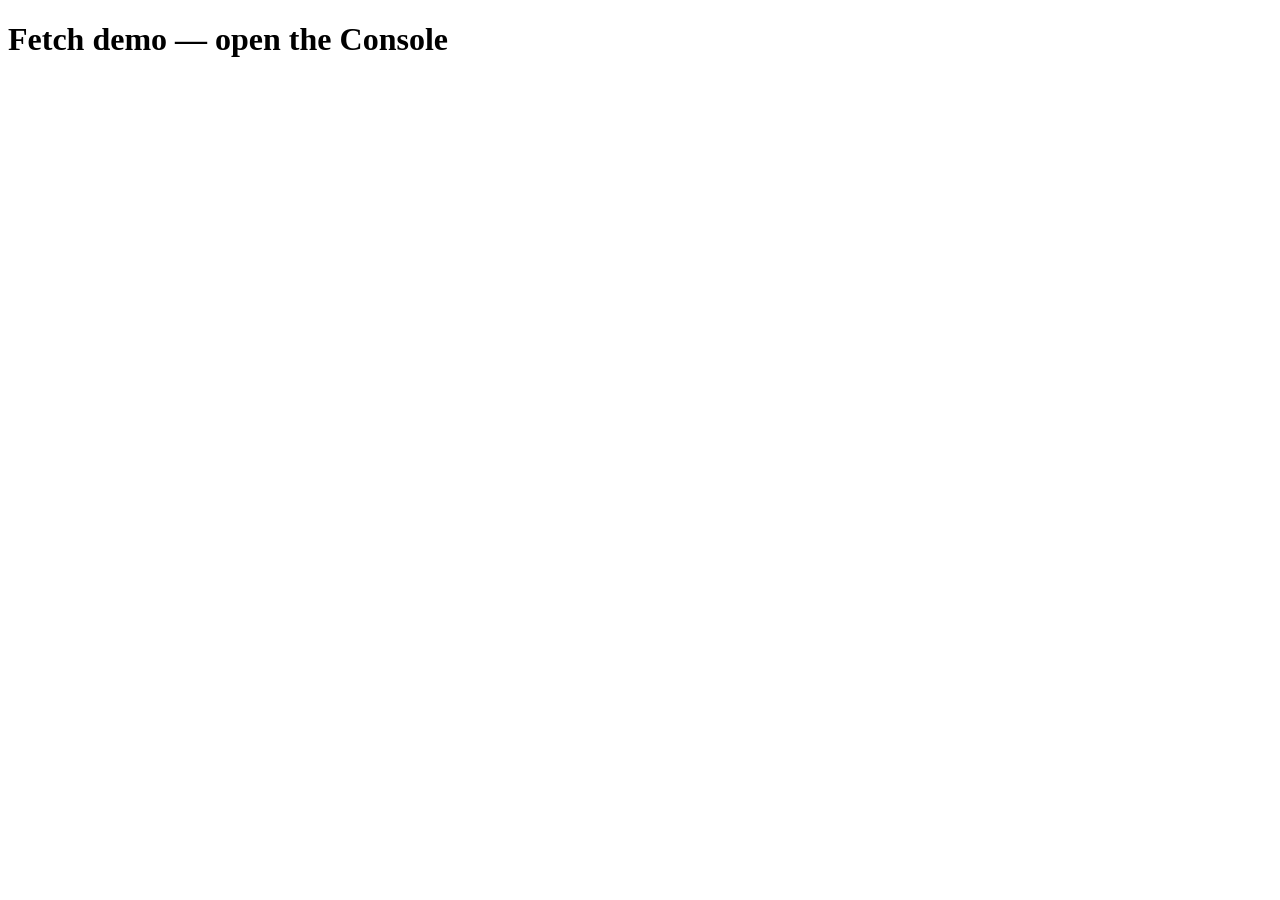
<file: about-me/fetch-demo.html>
<!DOCTYPE html>
<html lang="en">
<head>
  <meta charset="UTF-8">
  <title>Fetch Demo</title>
</head>
<body>
  <h1>Fetch demo — open the Console</h1>

  <script>
    // ----- Version A: .then() -----
    fetch("data.json")
      .then(function (response) {
        return response.json();
      })
      .then(function (data) {
        console.log("Version A (.then):", data);
      });

    // ----- Version B: async / await -----
    async function loadSongs() {
      const response = await fetch("data.json");
      const data = await response.json();
      console.log("Version B (async/await):", data);
    }
    loadSongs();
  </script>
</body>
</html>
</file>
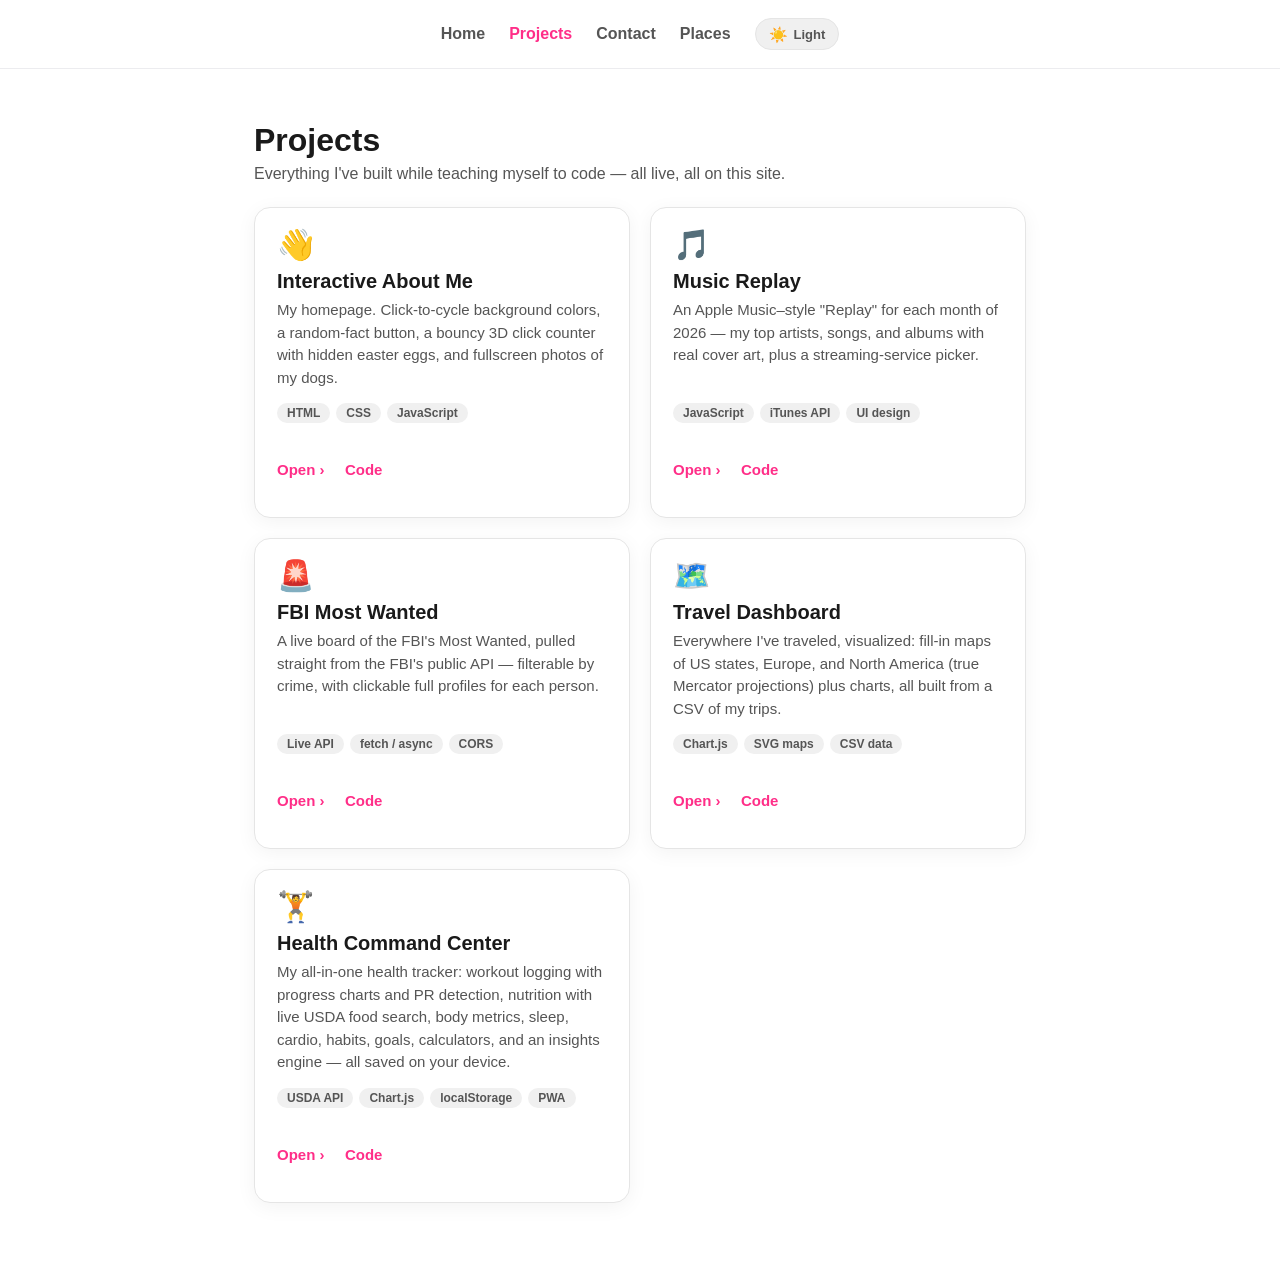
<file: about-me/projects.html>
<!DOCTYPE html>
<html lang="en">
<head>
  <meta charset="UTF-8">
  <meta name="viewport" content="width=device-width, initial-scale=1.0">
  <title>Projects — Jack Carlson</title>
  <script>(function(){try{var t=localStorage.getItem('theme');if(t!=='light'&&t!=='dark'){t=(window.matchMedia&&window.matchMedia('(prefers-color-scheme: dark)').matches)?'dark':'light';}document.documentElement.setAttribute('data-theme',t);}catch(e){document.documentElement.setAttribute('data-theme','dark');}})();</script>
  <script defer src="theme.js"></script>
  <link rel="stylesheet" href="style.css">
  <style>
    * { box-sizing: border-box; }
    body { margin: 0; color: var(--text); background-color: var(--bg); }
    .container { max-width: 820px; margin: 0 auto; padding: 32px 24px 72px; }
    h1 { font-weight: 800; margin-bottom: 6px; }
    .lead { color: var(--text-soft); margin: 0 0 8px; }
    .projects-grid {
      display: grid;
      grid-template-columns: repeat(auto-fit, minmax(300px, 1fr));
      gap: 20px;
      margin-top: 24px;
    }
    .project-card {
      display: flex;
      flex-direction: column;
      background: var(--surface);
      border: 1px solid var(--border);
      border-radius: 16px;
      padding: 22px;
      box-shadow: 0 4px 20px var(--shadow);
      transition: transform 0.2s ease, box-shadow 0.2s ease;
    }
    .project-card:hover { transform: translateY(-4px); box-shadow: 0 8px 28px var(--shadow-md); }
    .project-card .emoji { font-size: 30px; line-height: 1; }
    .project-card h2 { margin: 10px 0 6px; font-size: 20px; }
    .project-card .desc { color: var(--text-soft); margin: 0 0 14px; font-size: 15px; line-height: 1.5; flex: 1; }
    .tags { margin: 0 0 16px; }
    .tag {
      display: inline-block; background: var(--surface-3); color: var(--text-soft);
      border-radius: 999px; padding: 3px 10px; font-size: 12px; font-weight: 600; margin: 0 6px 6px 0;
    }
    .project-links a {
      display: inline-block; margin-right: 16px; color: var(--accent-text); font-weight: 700;
      text-decoration: none; font-size: 15px;
    }
    .project-links a:hover { text-decoration: underline; }
  </style>
</head>
<body>
  <nav>
    <a href="index.html">Home</a>
    <a href="projects.html" class="active">Projects</a>
    <a href="contact.html">Contact</a>
    <a href="places.html">Places</a>
  </nav>

  <div class="container">
    <h1>Projects</h1>
    <p class="lead">Everything I've built while teaching myself to code — all live, all on this site.</p>

    <div class="projects-grid">

      <div class="project-card">
        <div class="emoji">👋</div>
        <h2>Interactive About Me</h2>
        <p class="desc">My homepage. Click-to-cycle background colors, a random-fact button, a bouncy 3D click counter with hidden easter eggs, and fullscreen photos of my dogs.</p>
        <p class="tags"><span class="tag">HTML</span><span class="tag">CSS</span><span class="tag">JavaScript</span></p>
        <p class="project-links">
          <a href="index.html">Open ›</a>
          <a href="https://github.com/jackcarlson1/about-me-jack/blob/main/about-me/index.html" target="_blank" rel="noopener">Code</a>
        </p>
      </div>

      <div class="project-card">
        <div class="emoji">🎵</div>
        <h2>Music Replay</h2>
        <p class="desc">An Apple Music–style "Replay" for each month of 2026 — my top artists, songs, and albums with real cover art, plus a streaming-service picker.</p>
        <p class="tags"><span class="tag">JavaScript</span><span class="tag">iTunes API</span><span class="tag">UI design</span></p>
        <p class="project-links">
          <a href="charts.html">Open ›</a>
          <a href="https://github.com/jackcarlson1/about-me-jack/blob/main/about-me/charts.html" target="_blank" rel="noopener">Code</a>
        </p>
      </div>

      <div class="project-card">
        <div class="emoji">🚨</div>
        <h2>FBI Most Wanted</h2>
        <p class="desc">A live board of the FBI's Most Wanted, pulled straight from the FBI's public API — filterable by crime, with clickable full profiles for each person.</p>
        <p class="tags"><span class="tag">Live API</span><span class="tag">fetch / async</span><span class="tag">CORS</span></p>
        <p class="project-links">
          <a href="wanted.html">Open ›</a>
          <a href="https://github.com/jackcarlson1/about-me-jack/blob/main/about-me/wanted.html" target="_blank" rel="noopener">Code</a>
        </p>
      </div>

      <div class="project-card">
        <div class="emoji">🗺️</div>
        <h2>Travel Dashboard</h2>
        <p class="desc">Everywhere I've traveled, visualized: fill-in maps of US states, Europe, and North America (true Mercator projections) plus charts, all built from a CSV of my trips.</p>
        <p class="tags"><span class="tag">Chart.js</span><span class="tag">SVG maps</span><span class="tag">CSV data</span></p>
        <p class="project-links">
          <a href="places.html">Open ›</a>
          <a href="https://github.com/jackcarlson1/about-me-jack/blob/main/about-me/places.html" target="_blank" rel="noopener">Code</a>
        </p>
      </div>

      <div class="project-card">
        <div class="emoji">🏋️</div>
        <h2>Health Command Center</h2>
        <p class="desc">My all-in-one health tracker: workout logging with progress charts and PR detection, nutrition with live USDA food search, body metrics, sleep, cardio, habits, goals, calculators, and an insights engine — all saved on your device.</p>
        <p class="tags"><span class="tag">USDA API</span><span class="tag">Chart.js</span><span class="tag">localStorage</span><span class="tag">PWA</span></p>
        <p class="project-links">
          <a href="weights.html">Open ›</a>
          <a href="https://github.com/jackcarlson1/about-me-jack/blob/main/about-me/weights.html" target="_blank" rel="noopener">Code</a>
        </p>
      </div>

    </div>
  </div>

  <script>
    // Smooth fade-out when navigating to another page
    document.querySelectorAll("nav a").forEach(function (link) {
      link.addEventListener("click", function (e) {
        var href = link.getAttribute("href");
        if (href === "projects.html") return; // already here
        e.preventDefault();
        document.body.classList.add("fade-out");
        setTimeout(function () { window.location.href = href; }, 300);
      });
    });
  </script>
</body>
</html>
</file>
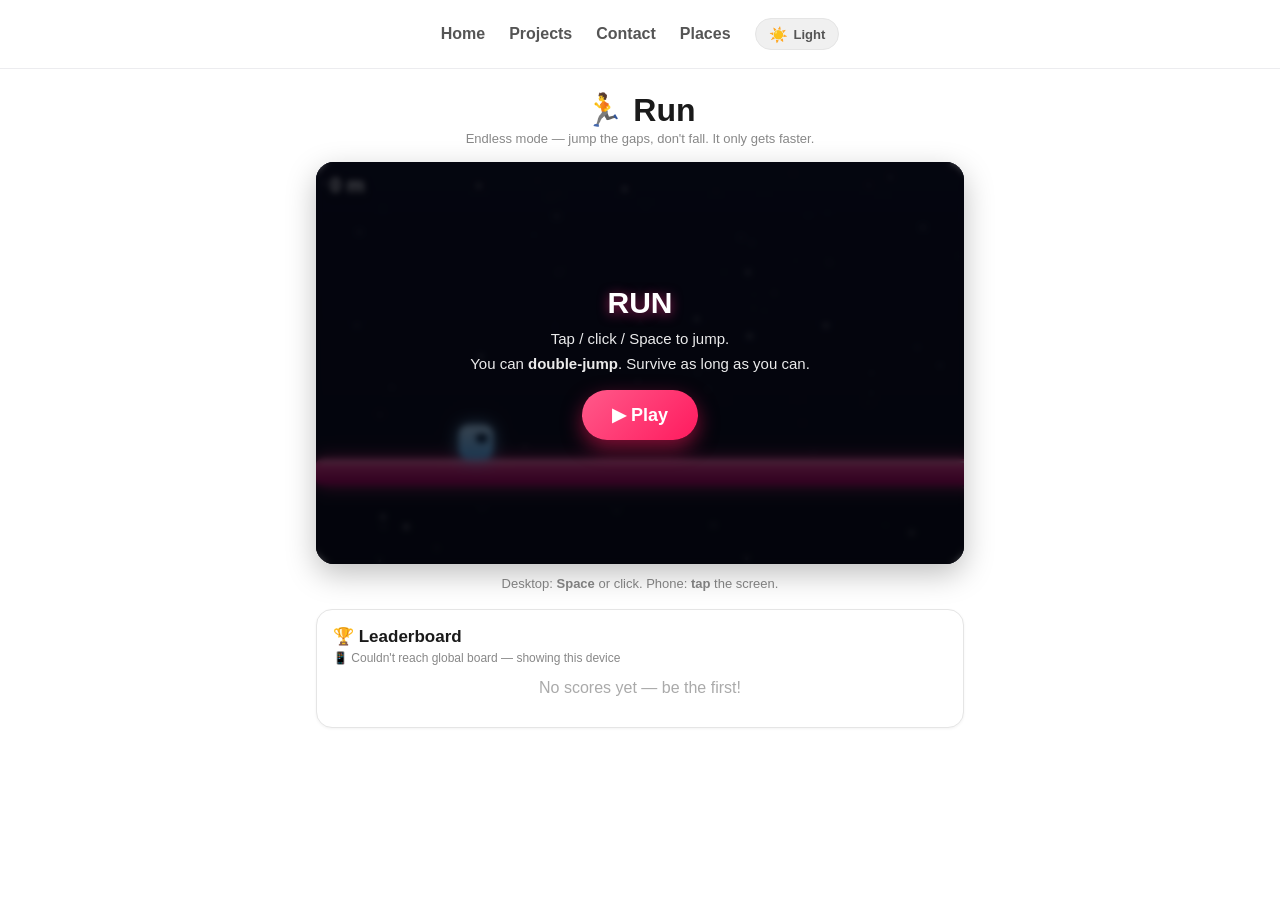
<file: about-me/run.html>
<!DOCTYPE html>
<html lang="en">
<head>
  <meta charset="UTF-8">
  <meta name="viewport" content="width=device-width, initial-scale=1.0, viewport-fit=cover">
  <meta name="apple-mobile-web-app-capable" content="yes">
  <meta name="apple-mobile-web-app-title" content="Run">
  <meta name="theme-color" content="#ff2e88">
  <title>Run — Jack Carlson</title>
  <script>(function(){try{var t=localStorage.getItem('theme');if(t!=='light'&&t!=='dark'){t=(window.matchMedia&&window.matchMedia('(prefers-color-scheme: dark)').matches)?'dark':'light';}document.documentElement.setAttribute('data-theme',t);}catch(e){document.documentElement.setAttribute('data-theme','dark');}})();</script>
  <script defer src="theme.js"></script>
  <link rel="stylesheet" href="style.css">
  <style>
    * { box-sizing: border-box; }
    body { margin: 0; color: var(--text); background: var(--bg); }
    .container { max-width: 680px; margin: 0 auto; padding: 16px 16px 60px; }
    h1 { text-align: center; font-weight: 800; margin: 6px 0 2px; }
    .sub { text-align: center; color: var(--text-muted); font-size: 13px; margin: 0 0 16px; }

    .stage { position: relative; width: 100%; border-radius: 18px; overflow: hidden; box-shadow: 0 10px 30px var(--shadow-lg); touch-action: none; user-select: none; }
    canvas { display: block; width: 100%; height: auto; background: #06070f; }

    /* overlays */
    .panel { position: absolute; inset: 0; display: flex; flex-direction: column; align-items: center; justify-content: center;
      text-align: center; color: #fff; padding: 22px; background: rgba(4,5,12,0.72); backdrop-filter: blur(3px); }
    .panel.hidden { display: none; }
    .panel h2 { font-size: 30px; margin: 0 0 6px; text-shadow: 0 2px 12px rgba(255,46,136,0.6); }
    .panel p { margin: 4px 0; opacity: 0.92; font-size: 15px; }
    .big-score { font-size: 46px; font-weight: 900; color: #ff4d97; text-shadow: 0 0 22px rgba(255,77,151,0.7); margin: 6px 0; }
    .newbest { color: #ffd27a; font-weight: 800; letter-spacing: 1px; }
    .play-btn { margin-top: 14px; padding: 14px 30px; font-size: 18px; font-weight: 800; color: #fff; border: none; border-radius: 999px;
      background: linear-gradient(135deg, #ff5a8a, #ff1a5e); cursor: pointer; box-shadow: 0 8px 20px rgba(255,26,94,0.5); }
    .play-btn:active { transform: scale(0.96); }
    .namewrap { margin-top: 12px; display: flex; gap: 8px; justify-content: center; align-items: center; flex-wrap: wrap; }
    .namewrap input { padding: 10px 12px; font-size: 16px; border-radius: 10px; border: 1px solid rgba(255,255,255,0.3);
      background: rgba(255,255,255,0.1); color: #fff; width: 150px; text-align: center; }
    .namewrap input::placeholder { color: rgba(255,255,255,0.55); }
    .save-btn { padding: 10px 16px; font-size: 14px; font-weight: 700; border: none; border-radius: 10px; background: #fff; color: #c81e63; cursor: pointer; }
    .save-btn:disabled { opacity: 0.5; cursor: default; }
    .save-note { font-size: 12px; margin-top: 8px; opacity: 0.85; min-height: 16px; }

    .hud { position: absolute; top: 12px; left: 14px; color: #fff; font-weight: 800; font-size: 20px; text-shadow: 0 2px 8px rgba(0,0,0,0.6); }
    .hud .best { font-size: 12px; font-weight: 600; opacity: 0.8; }
    .hint { text-align: center; color: var(--text-muted); font-size: 13px; margin: 12px 0 0; }

    .lb-card { background: var(--surface); border: 1px solid var(--border); border-radius: 16px; padding: 16px; margin-top: 18px; box-shadow: 0 1px 3px var(--shadow); }
    .lb-card h2 { font-size: 17px; margin: 0 0 4px; }
    .lb-mode { font-size: 12px; color: var(--text-muted); margin-bottom: 10px; }
    .lb-row { display: flex; align-items: center; padding: 9px 12px; border: 1px solid var(--border-soft); border-radius: 10px; margin-bottom: 6px; background: var(--surface); }
    .lb-row .rank { width: 30px; font-weight: 800; color: var(--text-muted); }
    .lb-row .nm { flex: 1; font-weight: 700; }
    .lb-row .sc { font-weight: 800; color: var(--accent-text); }
    .lb-row.me { border-color: var(--accent); box-shadow: 0 0 0 2px rgba(255,46,136,0.18); }
    .lb-row .medal { width: 24px; }
    .empty { color: var(--text-faint); text-align: center; margin: 14px 0; }
  </style>
</head>
<body>
  <nav>
    <a href="index.html">Home</a>
    <a href="projects.html">Projects</a>
    <a href="contact.html">Contact</a>
    <a href="places.html">Places</a>
  </nav>

  <div class="container">
    <h1>🏃 Run</h1>
    <p class="sub">Endless mode — jump the gaps, don't fall. It only gets faster.</p>

    <div class="stage" id="stage">
      <canvas id="game"></canvas>
      <div class="hud"><span id="hudScore">0</span> m<div class="best" id="hudBest"></div></div>

      <div class="panel" id="startPanel">
        <h2>RUN</h2>
        <p>Tap / click / Space to jump.</p>
        <p>You can <b>double-jump</b>. Survive as long as you can.</p>
        <button class="play-btn" id="startBtn">▶ Play</button>
      </div>

      <div class="panel hidden" id="overPanel">
        <h2>Game Over</h2>
        <div class="big-score"><span id="finalScore">0</span> m</div>
        <p class="newbest" id="newBest" style="display:none;">★ NEW PERSONAL BEST ★</p>
        <div class="namewrap">
          <input id="nameInput" maxlength="12" placeholder="Your name" autocomplete="off">
          <button class="save-btn" id="saveBtn">Save score</button>
        </div>
        <div class="save-note" id="saveNote"></div>
        <button class="play-btn" id="againBtn">↻ Play again</button>
      </div>
    </div>

    <p class="hint">Desktop: <b>Space</b> or click. Phone: <b>tap</b> the screen.</p>

    <div class="lb-card">
      <h2>🏆 Leaderboard</h2>
      <div class="lb-mode" id="lbMode">…</div>
      <div id="lbList"><p class="empty">Loading…</p></div>
    </div>
  </div>

  <script>
  (function () {
    "use strict";

    // ============================================================
    //  LEADERBOARD CONFIG
    //  Leave blank = scores saved on THIS device only.
    //  Fill both in (free JSONBin.io) = ONE global board across all
    //  devices/phones. See the note Jack was given.
    // ============================================================
    var LB_BIN = "6a3c434eda38895dfef988ee";   // JSONBin bin id
    var LB_KEY = "$2a$10$8zrZjXhDs25McAYhNFb70eYwC1mK.NwlHTEkXsXkg/Ai8ezkdHFCu";   // JSONBin X-Access-Key (read+update)
    var GLOBAL = !!(LB_BIN && LB_KEY);
    var LB_BASE = "https://api.jsonbin.io/v3/b/";

    function lbLoad() {
      if (GLOBAL) {
        return fetch(LB_BASE + LB_BIN + "/latest", { headers: { "X-Access-Key": LB_KEY } })
          .then(function (r) { if (!r.ok) throw new Error(r.status); return r.json(); })
          .then(function (j) { return (j.record && j.record.scores) || []; });
      }
      return Promise.resolve(localLoad());
    }
    function lbSave(list) {
      if (GLOBAL) {
        return fetch(LB_BASE + LB_BIN, { method: "PUT", headers: { "Content-Type": "application/json", "X-Access-Key": LB_KEY }, body: JSON.stringify({ scores: list }) })
          .then(function (r) { if (!r.ok) throw new Error(r.status); return true; });
      }
      localSave(list); return Promise.resolve(true);
    }
    function localLoad() { try { return JSON.parse(localStorage.getItem("run3_lb")) || []; } catch (e) { return []; } }
    function localSave(list) { try { localStorage.setItem("run3_lb", JSON.stringify(list)); } catch (e) {} }

    var lbCache = [];
    function renderLeaderboard(highlightTs) {
      var el = document.getElementById("lbList");
      var list = lbCache.slice().sort(function (a, b) { return b.score - a.score; }).slice(0, 10);
      if (!list.length) { el.innerHTML = '<p class="empty">No scores yet — be the first!</p>'; return; }
      var medals = ["🥇", "🥈", "🥉"];
      el.innerHTML = list.map(function (s, i) {
        var me = highlightTs && s.ts === highlightTs ? " me" : "";
        return '<div class="lb-row' + me + '"><span class="rank">' + (i + 1) + '</span>' +
          '<span class="medal">' + (medals[i] || "") + '</span>' +
          '<span class="nm">' + esc(s.name) + '</span><span class="sc">' + s.score + ' m</span></div>';
      }).join("");
    }
    function esc(s) { return String(s).replace(/[&<>"]/g, function (c) { return { "&": "&amp;", "<": "&lt;", ">": "&gt;", '"': "&quot;" }[c]; }); }

    function refreshLeaderboard() {
      document.getElementById("lbMode").textContent = GLOBAL ? "🌍 Global — everyone who plays" : "📱 This device only (global board not set up yet)";
      lbLoad().then(function (list) { lbCache = list; renderLeaderboard(); })
        .catch(function () { lbCache = localLoad(); renderLeaderboard(); document.getElementById("lbMode").textContent = "📱 Couldn't reach global board — showing this device"; });
    }

    // ============================================================
    //  GAME
    // ============================================================
    var canvas = document.getElementById("game");
    var ctx = canvas.getContext("2d");
    var stage = document.getElementById("stage");

    var W = 0, H = 0, dpr = 1, floorY = 0;
    function resize() {
      var cssW = Math.min(stage.clientWidth || 640, 680);
      var cssH = Math.max(300, Math.round(Math.min(window.innerHeight * 0.6, cssW * 0.62)));
      dpr = Math.min(window.devicePixelRatio || 1, 2);
      canvas.style.height = cssH + "px";
      canvas.width = Math.round(cssW * dpr);
      canvas.height = Math.round(cssH * dpr);
      ctx.setTransform(dpr, 0, 0, dpr, 0, 0);
      W = cssW; H = cssH; floorY = Math.round(H * 0.74);
    }

    // constants (per 60fps frame; movement scaled by dt)
    var G = 0.62, JUMP = -12.2, PLAYER_X = Math.round, BASE_SPEED = 3.3;
    var player, platforms, nextX, dist, speed, running, dead, last, score, best;
    var stars1 = [], stars2 = [];

    function makeStars() {
      stars1 = []; stars2 = [];
      for (var i = 0; i < 60; i++) stars1.push({ x: Math.random(), y: Math.random(), r: Math.random() * 1.2 + 0.3 });
      for (var j = 0; j < 30; j++) stars2.push({ x: Math.random(), y: Math.random(), r: Math.random() * 1.8 + 0.8 });
    }

    function loadBest() { try { return parseInt(localStorage.getItem("run3_best"), 10) || 0; } catch (e) { return 0; } }
    function saveBest(v) { try { localStorage.setItem("run3_best", String(v)); } catch (e) {} }

    function reset() {
      player = { x: Math.round(W * 0.22), y: floorY - 34, vy: 0, size: 34, jumps: 0, onGround: true, squash: 0 };
      platforms = [];
      dist = 0; speed = BASE_SPEED; dead = false; score = 0;
      // start with a long safe platform
      platforms.push({ x: 0, w: W * 1.4 });
      nextX = W * 1.4 + gap();
      best = loadBest();
      document.getElementById("hudBest").textContent = best ? "best " + best + " m" : "";
    }

    function plWidth() { return rand(95, 230); }
    function gap() {
      var airtime = 2 * Math.abs(JUMP) / G;            // frames in the air
      var reach = airtime * speed;                      // px a single jump covers
      var max = Math.max(70, Math.min(reach * 0.62, 250));
      return rand(60, max);
    }
    function rand(a, b) { return a + Math.random() * (b - a); }

    function generate() {
      // keep generating platforms a bit beyond the right edge
      while (nextX < dist + W + 400) {
        var w = plWidth();
        platforms.push({ x: nextX, w: w });
        nextX += w + gap();
      }
      // drop platforms fully off the left
      while (platforms.length && platforms[0].x + platforms[0].w < dist - 60) platforms.shift();
    }

    function jump() {
      if (!running || dead) return;
      if (player.onGround) { player.vy = JUMP; player.onGround = false; player.jumps = 1; }
      else if (player.jumps < 2) { player.vy = JUMP * 0.92; player.jumps = 2; }
    }

    function update(dt) {
      dist += speed * dt;
      speed = Math.min(8.5, BASE_SPEED + dist * 0.0007);
      generate();

      player.vy += G * dt;
      player.y += player.vy * dt;
      if (player.squash > 0) player.squash = Math.max(0, player.squash - 0.08 * dt);

      // is there floor under the player's center?
      var centerWorld = dist + player.x + player.size / 2;
      var hasFloor = false;
      for (var i = 0; i < platforms.length; i++) {
        var p = platforms[i];
        if (centerWorld >= p.x && centerWorld <= p.x + p.w) { hasFloor = true; break; }
      }
      if (hasFloor && player.vy >= 0 && player.y + player.size >= floorY) {
        if (!player.onGround) player.squash = 1;
        player.y = floorY - player.size; player.vy = 0; player.onGround = true; player.jumps = 0;
      } else {
        player.onGround = false;
      }

      score = Math.floor(dist / 12);
      document.getElementById("hudScore").textContent = score;

      if (player.y > H + 80) gameOver();
    }

    function draw() {
      ctx.clearRect(0, 0, W, H);
      // space background
      var g = ctx.createLinearGradient(0, 0, 0, H);
      g.addColorStop(0, "#0a0b1a"); g.addColorStop(1, "#06070f");
      ctx.fillStyle = g; ctx.fillRect(0, 0, W, H);

      // stars (parallax)
      ctx.fillStyle = "rgba(255,255,255,0.5)";
      var i, s, sx;
      for (i = 0; i < stars1.length; i++) { s = stars1[i]; sx = (s.x * W - dist * 0.15) % W; if (sx < 0) sx += W; ctx.globalAlpha = 0.5; ctx.beginPath(); ctx.arc(sx, s.y * H, s.r, 0, 7); ctx.fill(); }
      for (i = 0; i < stars2.length; i++) { s = stars2[i]; sx = (s.x * W - dist * 0.35) % W; if (sx < 0) sx += W; ctx.globalAlpha = 0.85; ctx.beginPath(); ctx.arc(sx, s.y * H, s.r, 0, 7); ctx.fill(); }
      ctx.globalAlpha = 1;

      // platforms (neon)
      ctx.save();
      ctx.shadowColor = "rgba(255,46,136,0.8)"; ctx.shadowBlur = 18;
      for (i = 0; i < platforms.length; i++) {
        var p = platforms[i];
        var x = p.x - dist;
        if (x > W || x + p.w < 0) continue;
        var grad = ctx.createLinearGradient(0, floorY, 0, floorY + 22);
        grad.addColorStop(0, "#ff4d97"); grad.addColorStop(1, "#b3005e");
        ctx.fillStyle = grad;
        roundRect(x, floorY, p.w, 26, 6); ctx.fill();
        // top highlight line
        ctx.shadowBlur = 0;
        ctx.fillStyle = "rgba(255,255,255,0.55)";
        ctx.fillRect(x + 4, floorY + 2, Math.max(0, p.w - 8), 2);
        ctx.shadowBlur = 18;
      }
      ctx.restore();

      // player
      var px = player.x, py = player.y, sz = player.size;
      var sq = player.squash; // 0..1
      var w = sz * (1 + sq * 0.25), h = sz * (1 - sq * 0.25);
      var dx = px + (sz - w) / 2, dy = py + (sz - h);
      ctx.save();
      ctx.shadowColor = "rgba(120,200,255,0.9)"; ctx.shadowBlur = 16;
      var pg = ctx.createLinearGradient(dx, dy, dx, dy + h);
      pg.addColorStop(0, "#bfe6ff"); pg.addColorStop(1, "#5bb8ff");
      ctx.fillStyle = pg;
      roundRect(dx, dy, w, h, 9); ctx.fill();
      // eye / visor
      ctx.shadowBlur = 0;
      ctx.fillStyle = "#0a2540";
      roundRect(dx + w * 0.5, dy + h * 0.26, w * 0.34, h * 0.26, 4); ctx.fill();
      ctx.restore();
    }

    function roundRect(x, y, w, h, r) {
      r = Math.min(r, w / 2, h / 2);
      ctx.beginPath();
      ctx.moveTo(x + r, y);
      ctx.arcTo(x + w, y, x + w, y + h, r);
      ctx.arcTo(x + w, y + h, x, y + h, r);
      ctx.arcTo(x, y + h, x, y, r);
      ctx.arcTo(x, y, x + w, y, r);
      ctx.closePath();
    }

    function loop(now) {
      if (!running) return;
      var dt = Math.min(2.5, (now - last) / 16.6667) || 1;
      last = now;
      if (!dead) { update(dt); draw(); }
      requestAnimationFrame(loop);
    }

    function start() {
      resize(); makeStars(); reset();
      running = true; dead = false;
      document.getElementById("startPanel").classList.add("hidden");
      document.getElementById("overPanel").classList.add("hidden");
      last = performance.now();
      requestAnimationFrame(loop);
    }

    function gameOver() {
      dead = true; running = false;
      var fs = document.getElementById("finalScore");
      fs.textContent = score;
      var isBest = score > best;
      if (isBest) { best = score; saveBest(best); }
      document.getElementById("newBest").style.display = isBest ? "block" : "none";
      var saveBtn = document.getElementById("saveBtn");
      saveBtn.disabled = false; saveBtn.textContent = "Save score";
      document.getElementById("saveNote").textContent = "";
      var ni = document.getElementById("nameInput");
      try { ni.value = localStorage.getItem("run3_name") || ""; } catch (e) {}
      document.getElementById("overPanel").classList.remove("hidden");
    }

    function submitScore() {
      var ni = document.getElementById("nameInput");
      var name = (ni.value || "").trim().slice(0, 12) || "Anon";
      try { localStorage.setItem("run3_name", name); } catch (e) {}
      var entry = { name: name, score: score, ts: Date.now() };
      var btn = document.getElementById("saveBtn");
      var note = document.getElementById("saveNote");
      btn.disabled = true; btn.textContent = "Saving…";
      lbLoad().then(function (list) {
        list = (list || []).concat([entry]);
        list.sort(function (a, b) { return b.score - a.score; });
        list = list.slice(0, 25);
        return lbSave(list).then(function () { lbCache = list; });
      }).then(function () {
        renderLeaderboard(entry.ts);
        btn.textContent = "Saved ✓";
        note.textContent = GLOBAL ? "Posted to the global leaderboard!" : "Saved on this device.";
        document.querySelector(".lb-card").scrollIntoView({ behavior: "smooth", block: "center" });
      }).catch(function () {
        // remote failed -> save locally so the score isn't lost
        var loc = localLoad(); loc.push(entry); loc.sort(function (a, b) { return b.score - a.score; }); localSave(loc.slice(0, 25));
        lbCache = loc; renderLeaderboard(entry.ts);
        btn.disabled = false; btn.textContent = "Save score";
        note.textContent = "Couldn't reach the global board — saved on this device.";
      });
    }

    // input
    function onJumpKey(e) { if (e.code === "Space" || e.code === "ArrowUp" || e.key === " ") { e.preventDefault(); jump(); } }
    window.addEventListener("keydown", onJumpKey);
    stage.addEventListener("mousedown", function (e) { if (running && !dead) { e.preventDefault(); jump(); } });
    stage.addEventListener("touchstart", function (e) { if (running && !dead) { e.preventDefault(); jump(); } }, { passive: false });

    document.getElementById("startBtn").addEventListener("click", start);
    document.getElementById("againBtn").addEventListener("click", start);
    document.getElementById("saveBtn").addEventListener("click", submitScore);
    document.getElementById("nameInput").addEventListener("keydown", function (e) { if (e.key === "Enter") submitScore(); });
    window.addEventListener("resize", function () { if (!running) { resize(); } });

    // boot
    resize(); makeStars();
    best = loadBest();
    document.getElementById("hudBest").textContent = best ? "best " + best + " m" : "";
    // draw a static preview frame behind the start panel
    reset(); draw();
    refreshLeaderboard();

    // nav fade-out
    document.querySelectorAll("nav a").forEach(function (link) {
      link.addEventListener("click", function (e) { e.preventDefault(); document.body.classList.add("fade-out"); setTimeout(function () { window.location.href = link.getAttribute("href"); }, 300); });
    });
  })();
  </script>
</body>
</html>
</file>
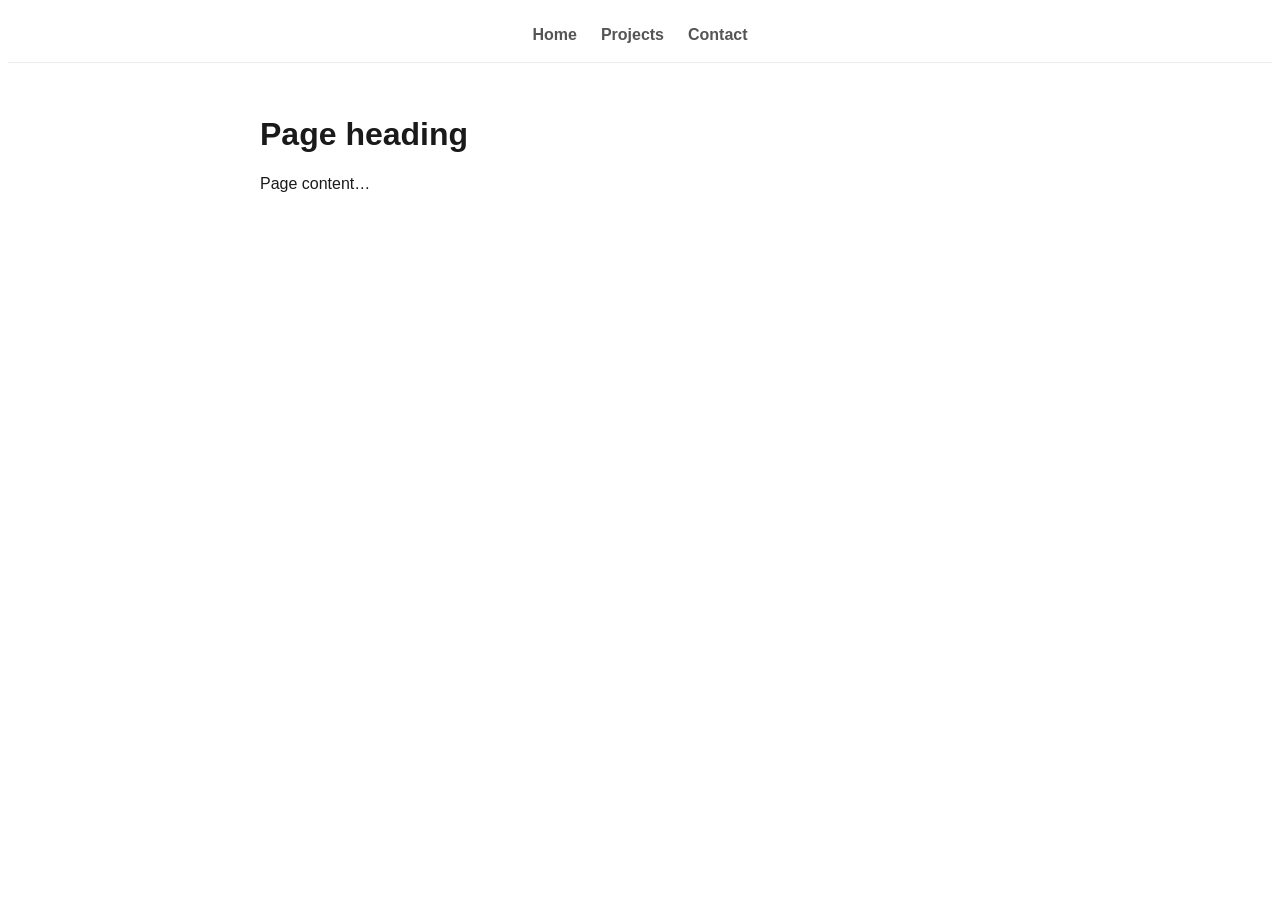
<file: about-me/template.html>
<!DOCTYPE html>
<html lang="en">
<head>
  <meta charset="UTF-8">
  <meta name="viewport" content="width=device-width, initial-scale=1.0">
  <title>Page Title — Jack Carlson</title>

  <!-- shared site styles (font, nav, fade) -->
  <link rel="stylesheet" href="style.css">

  <!-- styles unique to THIS page go here -->
  <style>
    .container {
      max-width: 760px;
      margin: 0 auto;
      padding: 32px 24px 60px;
    }
  </style>
</head>
<body>

  <!-- top navigation (add class="active" to the current page's link) -->
  <nav>
    <a href="index.html">Home</a>
    <a href="projects.html">Projects</a>
    <a href="contact.html">Contact</a>
  </nav>

  <!-- ===== page content goes here ===== -->
  <div class="container">
    <h1>Page heading</h1>
    <p>Page content&hellip;</p>
  </div>
  <!-- ================================== -->

  <script>
    // Smooth fade-out when clicking a nav link to another page
    document.querySelectorAll("nav a").forEach(function (link) {
      link.addEventListener("click", function (e) {
        var here = window.location.pathname.split("/").pop();
        var href = link.getAttribute("href");
        if (href === here) return; // already on this page
        e.preventDefault();
        document.body.classList.add("fade-out");
        setTimeout(function () { window.location.href = href; }, 300);
      });
    });
  </script>
</body>
</html>
</file>
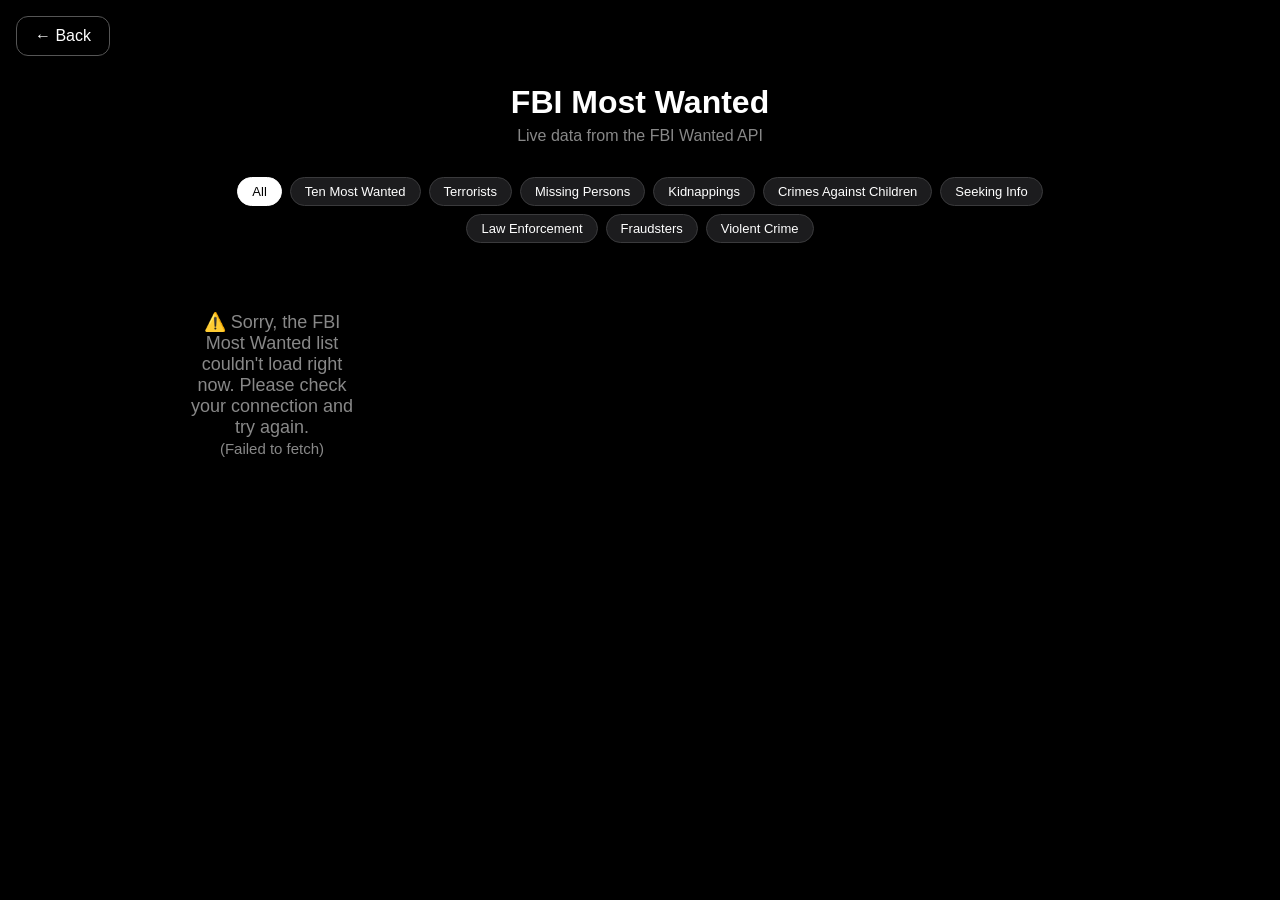
<file: about-me/wanted.html>
<!DOCTYPE html>
<html lang="en">
<head>
  <meta charset="UTF-8">
  <meta name="viewport" content="width=device-width, initial-scale=1.0">
  <title>FBI Most Wanted — Jack Carlson</title>
  <style>
    * { box-sizing: border-box; }
    body {
      margin: 0;
      padding: 24px 32px 60px;
      font-family: -apple-system, BlinkMacSystemFont, "SF Pro Text", "Helvetica Neue", Helvetica, Arial, sans-serif;
      background-color: #000000;
      color: #ffffff;
      opacity: 1;
      transition: opacity 0.35s ease;
    }
    body.fade-out { opacity: 0; }
    #backButton {
      position: fixed;
      top: 16px;
      left: 16px;
      padding: 10px 18px;
      font-size: 16px;
      border-radius: 12px;
      background-color: transparent;
      border: 1px solid #555555;
      color: #ffffff;
      cursor: pointer;
      z-index: 1000;
      transition: transform 0.08s ease;
    }
    #backButton:active { transform: scale(0.94); }
    h1 {
      text-align: center;
      margin: 60px 0 6px;
    }
    .subtitle {
      text-align: center;
      color: #888888;
      margin: 0 0 32px;
    }
    #wanted {
      display: grid;
      grid-template-columns: repeat(auto-fill, minmax(160px, 1fr));
      gap: 20px;
      max-width: 900px;
      margin: 0 auto;
    }
    .cat-bar {
      display: flex;
      flex-wrap: wrap;
      gap: 8px;
      justify-content: center;
      max-width: 900px;
      margin: 0 auto 28px;
    }
    .cat-btn {
      background-color: #1c1c1e;
      color: #ffffff;
      border: 1px solid #3a3a3c;
      border-radius: 16px;
      padding: 6px 14px;
      font-size: 13px;
      cursor: pointer;
      transition: transform 0.08s ease;
    }
    .cat-btn:active { transform: scale(0.94); }
    .cat-btn.active {
      background-color: #ffffff;
      color: #000000;
      border-color: #ffffff;
    }
    @keyframes fadeUp {
      from { opacity: 0; transform: translateY(14px); }
      to   { opacity: 1; transform: translateY(0); }
    }
    .wanted-card {
      animation: fadeUp 0.4s ease both;
      animation-delay: calc(var(--i, 0) * 40ms);
      cursor: pointer;
    }
    .wanted-photo {
      width: 100%;
      height: 200px;
      object-fit: cover;
      border-radius: 10px;
      background-color: #222222;
      display: block;
    }
    .wanted-name {
      font-weight: 700;
      font-size: 14px;
      margin-top: 8px;
    }
    .wanted-crime {
      font-size: 13px;
      color: #aaaaaa;
      margin-top: 2px;
    }
    .wanted-reward {
      font-size: 12px;
      color: #f5c518;
      margin-top: 4px;
    }
    .status {
      text-align: center;
      color: #888888;
      font-size: 18px;
      margin: 40px 0;
    }
  </style>
</head>
<body>
  <button id="backButton">&larr; Back</button>
  <h1>FBI Most Wanted</h1>
  <p class="subtitle">Live data from the FBI Wanted API</p>
  <div class="cat-bar" id="catBar"></div>
  <div id="wanted"><p class="status">Loading&hellip;</p></div>

  <script>
    const wanted = document.querySelector("#wanted");
    const catBar = document.querySelector("#catBar");

    const categories = [
      { label: "All", value: "" },
      { label: "Ten Most Wanted", value: "ten" },
      { label: "Terrorists", value: "terrorist" },
      { label: "Missing Persons", value: "missing" },
      { label: "Kidnappings", value: "kidnapping" },
      { label: "Crimes Against Children", value: "ecap" },
      { label: "Seeking Info", value: "information" },
      { label: "Law Enforcement", value: "law" },
      { label: "Fraudsters", value: "fraudster" },
      { label: "Violent Crime", value: "violent" }
    ];
    let currentCategory = "";

    function esc(s) {
      return String(s == null ? "" : s)
        .replace(/&/g, "&amp;")
        .replace(/"/g, "&quot;")
        .replace(/</g, "&lt;")
        .replace(/>/g, "&gt;");
    }

    // Build the category filter buttons
    categories.forEach(function (cat) {
      const btn = document.createElement("button");
      btn.className = "cat-btn";
      btn.textContent = cat.label;
      btn.setAttribute("data-value", cat.value);
      btn.addEventListener("click", function () {
        currentCategory = cat.value;
        updateCatButtons();
        loadWanted();
      });
      catBar.appendChild(btn);
    });
    function updateCatButtons() {
      document.querySelectorAll(".cat-btn").forEach(function (b) {
        if (b.getAttribute("data-value") === currentCategory) b.classList.add("active");
        else b.classList.remove("active");
      });
    }
    updateCatButtons();

    function photoOf(p) {
      if (p.images && p.images[0]) {
        return p.images[0].large || p.images[0].thumb || p.images[0].original || null;
      }
      return null;
    }

    function renderPeople(items, note) {
      // Only show people who have BOTH a photo and a working page link.
      var people = (items || []).filter(function (p) {
        return photoOf(p) && p.url;
      });
      if (people.length === 0) {
        wanted.innerHTML = '<p class="status">No results in this category.</p>';
        return;
      }
      let html = "";
      if (note) {
        html += '<p class="status" style="grid-column: 1 / -1; margin: 0;">' + esc(note) + '</p>';
      }
      people.forEach(function (person, i) {
        const photo = photoOf(person);
        const crime = person.description || (person.subjects && person.subjects[0]) || "";
        const reward = person.reward_text || "";
        html +=
          '<div class="wanted-card" data-url="' + esc(person.url) + '" style="--i: ' + i + '">' +
            '<img class="wanted-photo" src="' + esc(photo) + '" alt="">' +
            '<div class="wanted-name">' + esc(person.title) + '</div>' +
            (crime ? '<div class="wanted-crime">' + esc(crime) + '</div>' : '') +
            (reward ? '<div class="wanted-reward">' + esc(reward) + '</div>' : '') +
          '</div>';
      });
      wanted.innerHTML = html;
    }

    async function loadWanted() {
      wanted.innerHTML = '<p class="status">Loading&hellip;</p>';
      try {
        if (currentCategory === "violent") {
          // The API has no "violent" filter, so scan several pages and filter here.
          const pages = [1, 2, 3, 4, 5, 6];
          const results = await Promise.all(pages.map(function (p) {
            return fetch("https://api.fbi.gov/wanted/v1/list?pageSize=50&page=" + p)
              .then(function (r) { return r.json(); });
          }));
          let items = [];
          results.forEach(function (d) { if (d.items) items = items.concat(d.items); });
          const violent = items.filter(function (p) {
            return (p.subjects || []).some(function (s) {
              return s.toLowerCase().indexOf("violent") !== -1;
            });
          });
          renderPeople(violent, "Best-effort filter — violent-crime entries found in the first " + items.length + " records scanned (not the full database).");
          return;
        }

        var url = "https://api.fbi.gov/wanted/v1/list?page=1";
        if (currentCategory) url += "&poster_classification=" + encodeURIComponent(currentCategory);
        const response = await fetch(url);
        if (!response.ok) {
          throw new Error("Server returned status " + response.status);
        }
        const data = await response.json();
        renderPeople(data.items, "");
      } catch (error) {
        wanted.innerHTML =
          '<p class="status">⚠️ Sorry, the FBI Most Wanted list couldn\'t load right now. ' +
          'Please check your connection and try again.<br>' +
          '<small>(' + esc(error.message) + ')</small></p>';
      }
    }

    const backButton = document.querySelector("#backButton");
    backButton.addEventListener("click", function () {
      document.body.classList.add("fade-out");
      setTimeout(function () {
        window.location.href = "index.html";
      }, 350);
    });

    // Click any card -> open that person's FBI page in a new tab
    wanted.addEventListener("click", function (e) {
      var card = e.target.closest("[data-url]");
      if (!card) return;
      window.open(card.getAttribute("data-url"), "_blank");
    });

    loadWanted();
  </script>
</body>
</html>
</file>
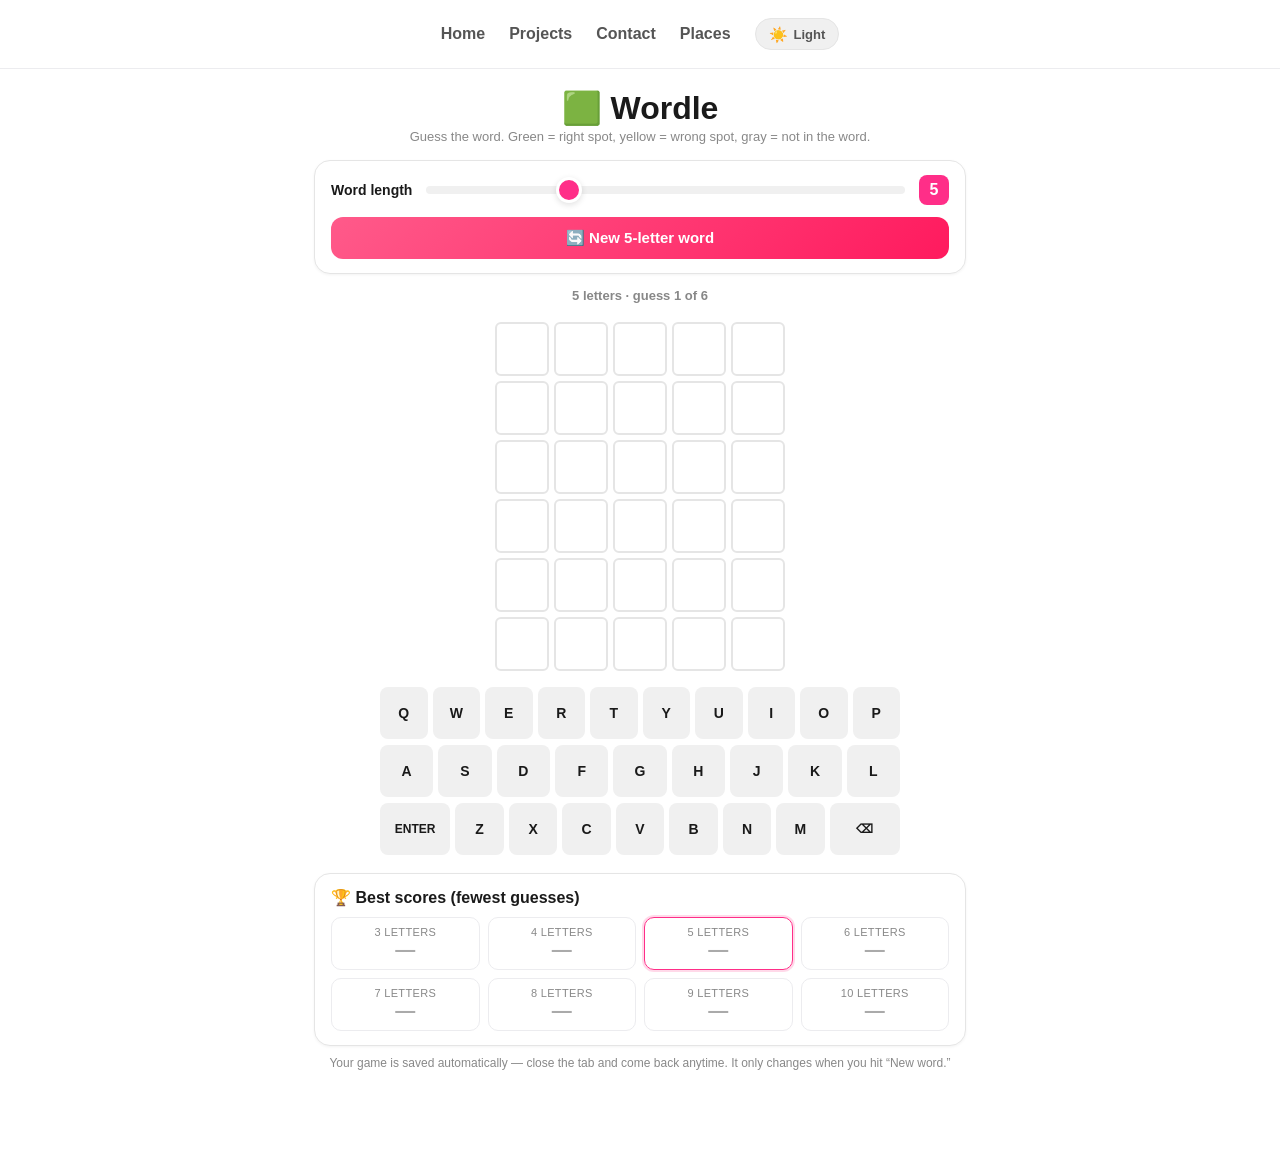
<file: about-me/wordle.html>
<!DOCTYPE html>
<html lang="en">
<head>
  <meta charset="UTF-8">
  <meta name="viewport" content="width=device-width, initial-scale=1.0, viewport-fit=cover">
  <meta name="apple-mobile-web-app-capable" content="yes">
  <meta name="apple-mobile-web-app-title" content="Wordle">
  <meta name="theme-color" content="#ff2e88">
  <title>Wordle — Jack Carlson</title>
  <script>(function(){try{var t=localStorage.getItem('theme');if(t!=='light'&&t!=='dark'){t=(window.matchMedia&&window.matchMedia('(prefers-color-scheme: dark)').matches)?'dark':'light';}document.documentElement.setAttribute('data-theme',t);}catch(e){document.documentElement.setAttribute('data-theme','dark');}})();</script>
  <script defer src="theme.js"></script>
  <link rel="stylesheet" href="style.css">
  <style>
    * { box-sizing: border-box; }
    body { margin: 0; color: var(--text); background: var(--bg); }
    .container { max-width: 680px; margin: 0 auto; padding: 14px 14px 70px; }
    h1 { text-align: center; font-weight: 800; margin: 6px 0 2px; }
    .sub { text-align: center; color: var(--text-muted); font-size: 13px; margin: 0 0 16px; }

    .controls { background: var(--surface); border: 1px solid var(--border); border-radius: 16px; padding: 14px 16px; margin-bottom: 14px; box-shadow: 0 1px 3px var(--shadow); }
    .slider-row { display: flex; align-items: center; gap: 12px; }
    .slider-row label { font-weight: 700; font-size: 14px; white-space: nowrap; }
    .len-badge { display: inline-flex; align-items: center; justify-content: center; min-width: 30px; height: 30px; padding: 0 8px; border-radius: 8px; background: var(--accent); color: #fff; font-weight: 800; }
    input[type=range] { -webkit-appearance: none; appearance: none; flex: 1; height: 8px; border-radius: 999px; background: var(--surface-3); outline: none; }
    input[type=range]::-webkit-slider-thumb { -webkit-appearance: none; appearance: none; width: 26px; height: 26px; border-radius: 50%; background: var(--accent); cursor: pointer; border: 3px solid var(--surface); box-shadow: 0 2px 6px var(--shadow-md); }
    input[type=range]::-moz-range-thumb { width: 22px; height: 22px; border-radius: 50%; background: var(--accent); cursor: pointer; border: 3px solid var(--surface); }
    .refresh-btn { width: 100%; margin-top: 12px; padding: 12px; font-size: 15px; font-weight: 800; color: #fff; border: none; border-radius: 12px; cursor: pointer; background: linear-gradient(135deg, #ff5a8a, #ff1a5e); }
    .refresh-btn:active { transform: scale(0.98); }

    .status { text-align: center; min-height: 24px; font-weight: 700; margin: 6px 0 10px; }
    .status .msg { color: var(--accent-text); }
    .status .info { color: var(--text-muted); font-weight: 600; font-size: 13px; }

    .board { display: grid; gap: 5px; margin: 0 auto 16px; width: min(100%, calc(var(--len, 5) * 58px)); }
    .row { display: grid; grid-template-columns: repeat(var(--len, 5), 1fr); gap: 5px; }
    .row.shake { animation: shake 0.4s; }
    @keyframes shake { 0%,100%{transform:translateX(0)} 20%,60%{transform:translateX(-6px)} 40%,80%{transform:translateX(6px)} }
    .tile { aspect-ratio: 1/1; display: flex; align-items: center; justify-content: center; font-weight: 800; text-transform: uppercase;
      font-size: clamp(15px, 6.5vw, 30px); border: 2px solid var(--border); border-radius: 6px; background: var(--surface); color: var(--text); user-select: none; }
    .tile.filled { border-color: var(--text-muted); animation: pop 0.12s ease; }
    @keyframes pop { 0%{transform:scale(0.9)} 100%{transform:scale(1)} }
    .tile.correct { background: #6aaa64; border-color: #6aaa64; color: #fff; }
    .tile.present { background: #c9b458; border-color: #c9b458; color: #fff; }
    .tile.absent  { background: #787c7e; border-color: #787c7e; color: #fff; }
    :root[data-theme="dark"] .tile.absent { background: #3a3f4b; border-color: #3a3f4b; }

    .keyboard { display: flex; flex-direction: column; gap: 6px; max-width: 520px; margin: 0 auto; }
    .krow { display: flex; gap: 5px; justify-content: center; }
    .key { flex: 1; min-width: 0; height: 52px; border: none; border-radius: 8px; background: var(--surface-3); color: var(--text);
      font-weight: 700; font-size: 14px; text-transform: uppercase; cursor: pointer; display: flex; align-items: center; justify-content: center; }
    .key:active { transform: scale(0.94); }
    .key.wide { flex: 1.6; font-size: 12px; }
    .key.correct { background: #6aaa64; color: #fff; }
    .key.present { background: #c9b458; color: #fff; }
    .key.absent  { background: #787c7e; color: #fff; }
    :root[data-theme="dark"] .key.absent { background: #2c313c; color: #8a90a0; }

    .best { background: var(--surface); border: 1px solid var(--border); border-radius: 16px; padding: 14px 16px; margin-top: 18px; box-shadow: 0 1px 3px var(--shadow); }
    .best h2 { font-size: 16px; margin: 0 0 10px; }
    .best-grid { display: grid; grid-template-columns: repeat(4, 1fr); gap: 8px; }
    .best-cell { border: 1px solid var(--border-soft); border-radius: 10px; padding: 8px 4px; text-align: center; }
    .best-cell.cur { border-color: var(--accent); box-shadow: 0 0 0 2px rgba(255,46,136,0.18); }
    .best-cell .bl { font-size: 11px; color: var(--text-muted); text-transform: uppercase; letter-spacing: 0.03em; }
    .best-cell .bv { font-size: 20px; font-weight: 800; color: var(--accent-text); }
    .best-cell .bv.none { color: var(--text-faint); }
    .hint { text-align: center; color: var(--text-muted); font-size: 12px; margin-top: 10px; }
  </style>
</head>
<body>
  <nav>
    <a href="index.html">Home</a>
    <a href="projects.html">Projects</a>
    <a href="contact.html">Contact</a>
    <a href="places.html">Places</a>
  </nav>

  <div class="container">
    <h1>🟩 Wordle</h1>
    <p class="sub">Guess the word. Green = right spot, yellow = wrong spot, gray = not in the word.</p>

    <div class="controls">
      <div class="slider-row">
        <label for="lenSlider">Word length</label>
        <input type="range" id="lenSlider" min="3" max="10" step="1" value="5">
        <span class="len-badge" id="lenBadge">5</span>
      </div>
      <button class="refresh-btn" id="refreshBtn">🔄 New 5-letter word</button>
    </div>

    <div class="status"><span id="statusMsg"></span><div class="info" id="statusInfo"></div></div>

    <div class="board" id="board"></div>
    <div class="keyboard" id="keyboard"></div>

    <div class="best">
      <h2>🏆 Best scores (fewest guesses)</h2>
      <div class="best-grid" id="bestGrid"></div>
    </div>
    <p class="hint">Your game is saved automatically — close the tab and come back anytime. It only changes when you hit “New word.”</p>
  </div>

  <script>
  (function () {
    "use strict";

    var WORDS = {"3": ["ant", "arm", "bag", "bat", "bed", "bee", "big", "box", "bus", "car", "cat", "cow", "cup", "cut", "day", "dog", "ear", "egg", "eye", "fan", "fox", "fun", "ham", "hat", "hop", "hot", "ice", "jam", "jog", "joy", "key", "leg", "log", "man", "map", "mix", "mud", "net", "new", "nut", "oak", "oil", "old", "owl", "pen", "pig", "pot", "rat", "raw", "red", "rug", "run", "saw", "sea", "sit", "six", "sky", "sun", "tap", "tea", "ten", "top", "toy", "van", "wax", "way", "win", "zip"], "4": ["ball", "bear", "bell", "bird", "blue", "book", "cake", "corn", "door", "duck", "fire", "fish", "foot", "frog", "game", "gift", "goat", "gold", "hand", "hope", "jump", "kite", "lamp", "leaf", "lion", "love", "milk", "moon", "nest", "play", "pond", "rain", "ring", "road", "rock", "rose", "sand", "seed", "ship", "sing", "snow", "sock", "song", "star", "tall", "time", "tree", "warm", "wave", "wind", "wing", "wolf", "word", "yarn", "year", "zero"], "5": ["apple", "beach", "bloom", "bread", "cabin", "candy", "chair", "cloud", "dance", "dream", "eagle", "earth", "flame", "ghost", "grape", "green", "happy", "heart", "house", "juice", "lemon", "money", "mouse", "music", "night", "ocean", "paint", "piano", "plant", "queen", "river", "robot", "smile", "snake", "space", "stone", "storm", "sugar", "sword", "table", "tiger", "train", "water", "wheel", "world", "zebra"], "6": ["animal", "banana", "basket", "bottle", "bridge", "butter", "camera", "candle", "cheese", "church", "circle", "cookie", "dragon", "flower", "forest", "garden", "ground", "guitar", "hammer", "island", "jungle", "kitten", "ladder", "market", "monkey", "mother", "orange", "palace", "pencil", "pepper", "planet", "pocket", "rabbit", "rocket", "school", "silver", "spider", "summer", "sunset", "turtle", "window", "winter", "wizard", "yellow"], "7": ["amazing", "balloon", "bicycle", "blanket", "brother", "captain", "ceiling", "chicken", "control", "cushion", "diamond", "dolphin", "evening", "factory", "feather", "freedom", "gateway", "gravity", "holiday", "journey", "kitchen", "library", "machine", "measure", "morning", "network", "october", "picture", "popcorn", "printer", "rainbow", "station", "teacher", "thunder", "uniform", "village", "weather", "welcome"], "8": ["airplane", "backpack", "baseball", "birthday", "building", "campfire", "computer", "daughter", "dinosaur", "doorbell", "elephant", "envelope", "flamingo", "football", "hospital", "language", "lemonade", "mountain", "mushroom", "notebook", "sandwich", "scissors", "shoulder", "sidewalk", "starfish", "sunshine", "triangle", "umbrella", "vacation"], "9": ["adventure", "astronaut", "beautiful", "beginning", "breakfast", "butterfly", "carpenter", "chemistry", "chocolate", "community", "crocodile", "dangerous", "detective", "different", "dinosaurs", "education", "fireworks", "furniture", "happiness", "invention", "knowledge", "orchestra", "telephone", "vegetable", "waterfall", "wonderful", "xylophone"], "10": ["automobile", "background", "basketball", "binoculars", "blackboard", "creativity", "dictionary", "everything", "experiment", "friendship", "generation", "helicopter", "laboratory", "motorcycle", "playground", "strawberry", "technology", "understand", "watermelon", "wilderness"]};

    var KEYS = ["qwertyuiop", "asdfghjkl", "zxcvbnm"];

    // ---------- state + persistence ----------
    var state = load();
    var best = loadBest();

    function load() {
      try {
        var s = JSON.parse(localStorage.getItem("wordleState"));
        if (s && s.answer && s.answer.length >= 3 && s.answer.length <= 10 && Array.isArray(s.rows)) {
          s.len = s.answer.length;
          if (typeof s.current !== "string") s.current = "";
          if (s.status !== "win" && s.status !== "lose") s.status = "play";
          return s;
        }
      } catch (e) {}
      return null;
    }
    function save() { try { localStorage.setItem("wordleState", JSON.stringify(state)); } catch (e) {} }
    function loadBest() { try { return JSON.parse(localStorage.getItem("wordleBest")) || {}; } catch (e) { return {}; } }
    function saveBest() { try { localStorage.setItem("wordleBest", JSON.stringify(best)); } catch (e) {} }

    function maxGuesses(len) { return Math.min(len + 1, 8); }
    function pick(len) { var arr = WORDS[len]; return arr[Math.floor(Math.random() * arr.length)]; }

    function newGame(len) {
      state = { len: len, answer: pick(len), rows: [], current: "", status: "play" };
      save(); render();
    }

    // ---------- scoring (handles duplicate letters like real Wordle) ----------
    function scoreGuess(guess, answer) {
      var n = guess.length, res = [], counts = {}, i;
      for (i = 0; i < n; i++) res.push("absent");
      for (i = 0; i < n; i++) counts[answer[i]] = (counts[answer[i]] || 0) + 1;
      for (i = 0; i < n; i++) { if (guess[i] === answer[i]) { res[i] = "correct"; counts[guess[i]]--; } }
      for (i = 0; i < n; i++) { if (res[i] !== "correct") { var c = guess[i]; if (counts[c] > 0) { res[i] = "present"; counts[c]--; } } }
      return res;
    }

    function keyStates() {
      var ks = {}, rank = { absent: 1, present: 2, correct: 3 };
      state.rows.forEach(function (g) {
        var res = scoreGuess(g, state.answer);
        for (var i = 0; i < g.length; i++) {
          var c = g[i], cur = ks[c];
          if (!cur || rank[res[i]] > rank[cur]) ks[c] = res[i];
        }
      });
      return ks;
    }

    // ---------- render ----------
    var boardEl = document.getElementById("board");
    var kbEl = document.getElementById("keyboard");
    var statusMsg = document.getElementById("statusMsg");
    var statusInfo = document.getElementById("statusInfo");

    function render() {
      var len = state.len, mg = maxGuesses(len);
      boardEl.style.setProperty("--len", len);
      boardEl.innerHTML = "";
      for (var r = 0; r < mg; r++) {
        var row = document.createElement("div");
        row.className = "row"; row.style.setProperty("--len", len);
        var guess = state.rows[r];
        var res = guess ? scoreGuess(guess, state.answer) : null;
        var isCurrent = (r === state.rows.length && state.status === "play");
        for (var c = 0; c < len; c++) {
          var tile = document.createElement("div");
          tile.className = "tile";
          if (guess) { tile.textContent = guess[c]; tile.classList.add(res[c]); }
          else if (isCurrent && c < state.current.length) { tile.textContent = state.current[c]; tile.classList.add("filled"); }
          row.appendChild(tile);
        }
        boardEl.appendChild(row);
      }
      renderKeyboard();
      renderStatus();
      renderBest();
    }

    function renderKeyboard() {
      var ks = keyStates();
      kbEl.innerHTML = "";
      KEYS.forEach(function (rowStr, idx) {
        var row = document.createElement("div"); row.className = "krow";
        if (idx === 2) row.appendChild(makeKey("enter", "Enter", true));
        rowStr.split("").forEach(function (ch) {
          var k = makeKey(ch, ch, false);
          if (ks[ch]) k.classList.add(ks[ch]);
          row.appendChild(k);
        });
        if (idx === 2) row.appendChild(makeKey("back", "⌫", true));
        kbEl.appendChild(row);
      });
    }
    function makeKey(key, label, wide) {
      var b = document.createElement("button");
      b.className = "key" + (wide ? " wide" : "");
      b.textContent = label;
      b.addEventListener("click", function () { handleKey(key); });
      return b;
    }

    function renderStatus() {
      var mg = maxGuesses(state.len);
      if (state.status === "win") statusMsg.innerHTML = '<span class="msg">🎉 Solved in ' + state.rows.length + (state.rows.length === 1 ? " guess!" : " guesses!") + "</span>";
      else if (state.status === "lose") statusMsg.innerHTML = '<span class="msg">The word was ' + state.answer.toUpperCase() + " — hit New word.</span>";
      else statusMsg.textContent = "";
      statusInfo.textContent = state.len + " letters · guess " + Math.min(state.rows.length + (state.status === "play" ? 1 : 0), mg) + " of " + mg;
    }

    function renderBest() {
      var grid = document.getElementById("bestGrid"); grid.innerHTML = "";
      for (var L = 3; L <= 10; L++) {
        var cell = document.createElement("div");
        cell.className = "best-cell" + (L === state.len ? " cur" : "");
        var v = best[L];
        cell.innerHTML = '<div class="bl">' + L + ' letters</div><div class="bv ' + (v ? "" : "none") + '">' + (v ? v : "—") + '</div>';
        grid.appendChild(cell);
      }
    }

    var msgTimer = null;
    function flash(text) {
      statusMsg.innerHTML = '<span class="msg">' + text + "</span>";
      if (msgTimer) clearTimeout(msgTimer);
      msgTimer = setTimeout(renderStatus, 1200);
    }
    function shakeCurrentRow() {
      var rows = boardEl.querySelectorAll(".row");
      var el = rows[state.rows.length];
      if (el) { el.classList.add("shake"); setTimeout(function () { el.classList.remove("shake"); }, 400); }
    }

    // ---------- input ----------
    function handleKey(key) {
      if (state.status !== "play") return;
      if (key === "enter") return submit();
      if (key === "back") { if (state.current.length) { state.current = state.current.slice(0, -1); save(); render(); } return; }
      if (/^[a-z]$/.test(key) && state.current.length < state.len) { state.current += key; save(); render(); }
    }
    function submit() {
      if (state.current.length < state.len) { flash("Not enough letters"); shakeCurrentRow(); return; }
      var guess = state.current;
      state.rows.push(guess);
      state.current = "";
      if (guess === state.answer) {
        state.status = "win";
        var g = state.rows.length;
        if (!best[state.len] || g < best[state.len]) { best[state.len] = g; saveBest(); }
      } else if (state.rows.length >= maxGuesses(state.len)) {
        state.status = "lose";
      }
      save(); render();
    }

    document.addEventListener("keydown", function (e) {
      if (e.metaKey || e.ctrlKey || e.altKey) return;
      if (e.key === "Enter") handleKey("enter");
      else if (e.key === "Backspace") handleKey("back");
      else if (/^[a-zA-Z]$/.test(e.key)) handleKey(e.key.toLowerCase());
    });

    // ---------- slider + refresh ----------
    var slider = document.getElementById("lenSlider");
    var badge = document.getElementById("lenBadge");
    var refreshBtn = document.getElementById("refreshBtn");
    function syncSliderUI() {
      badge.textContent = slider.value;
      refreshBtn.textContent = "🔄 New " + slider.value + "-letter word";
    }
    slider.addEventListener("input", syncSliderUI);
    refreshBtn.addEventListener("click", function () { newGame(parseInt(slider.value, 10)); });

    // ---------- boot ----------
    if (!state) state = { len: 5, answer: pick(5), rows: [], current: "", status: "play" };
    slider.value = state.len;
    syncSliderUI();
    save();
    render();

    // nav fade-out
    document.querySelectorAll("nav a").forEach(function (link) {
      link.addEventListener("click", function (e) { e.preventDefault(); document.body.classList.add("fade-out"); setTimeout(function () { window.location.href = link.getAttribute("href"); }, 300); });
    });
  })();
  </script>
</body>
</html>
</file>
<file: about-me/style.css>
/* ===========================================================
   Shared styles + theme system
   Linked into every page with: <link rel="stylesheet" href="style.css">
   Dark / light / system handled with CSS variables (tokens).
   =========================================================== */

/* ---------- LIGHT (default) tokens ---------- */
:root {
  color-scheme: light;

  --bg:            #ffffff;   /* page background */
  --bg-soft:       #f7f7fb;   /* dashboard page background (behind cards) */
  --surface:       #ffffff;   /* cards */
  --surface-2:     #faf7f9;   /* tinted form panels */
  --surface-3:     #f0f0f0;   /* chips, pop-out menus */

  --text:          #1a1a1a;
  --text-soft:     #555555;
  --text-muted:    #888888;
  --text-faint:    #aaaaaa;

  --border:        #e5e5e5;
  --border-soft:   #ececef;
  --input-border:  #cccccc;

  --accent:        #ff2e88;
  --accent-strong: #ff1a5e;
  --accent-deep:   #b3005e;
  --accent-text:   #ff2e88;   /* accent used as link text */
  --accent-soft-bg:#fff0f6;

  --good:          #16a34a;
  --good-bg:       #f0fdf4;
  --good-border:   #bbf7d0;
  --warn:          #b8860b;
  --warn-bg:       #fffbeb;
  --warn-border:   #fde68a;
  --info-bg:       #eff6ff;
  --info-border:   #bfdbfe;
  --danger:        #cc0000;

  --shadow:        rgba(0, 0, 0, 0.05);
  --shadow-md:     rgba(0, 0, 0, 0.12);
  --shadow-lg:     rgba(0, 0, 0, 0.25);

  /* data-viz: maps */
  --map-empty:        #e8e8e8;
  --map-empty-hover:  #d4d4d4;
  --map-stroke:       #ffffff;
  --map-visited:      #ff2e88;
  --map-visited-hover:#b3005e;
  --map-home:         #ffb300;
  --map-home-hover:   #e09e00;

  --tooltip-bg:    #1a1a1a;
  --tooltip-text:  #ffffff;

  --appbar-bg:     rgba(255, 255, 255, 0.92);
}

/* ---------- DARK tokens (hand-tuned, not an invert) ---------- */
:root[data-theme="dark"] {
  color-scheme: dark;

  --bg:            #0e1116;
  --bg-soft:       #0b0e13;
  --surface:       #171b22;
  --surface-2:     #1c212b;
  --surface-3:     #232936;

  --text:          #eceef2;
  --text-soft:     #b7bdc8;
  --text-muted:    #888f9c;
  --text-faint:    #646b77;

  --border:        #2a3140;
  --border-soft:   #222836;
  --input-border:  #353d4d;

  --accent:        #ff4d97;
  --accent-strong: #ff2e88;
  --accent-deep:   #ff80b6;
  --accent-text:   #ff6aa6;
  --accent-soft-bg:#2a1622;

  --good:          #34d399;
  --good-bg:       #112a1f;
  --good-border:   #1f5138;
  --warn:          #fbbf24;
  --warn-bg:       #2a2310;
  --warn-border:   #5a4a17;
  --info-bg:       #11203a;
  --info-border:   #1e3a63;
  --danger:        #ff6b6b;

  --shadow:        rgba(0, 0, 0, 0.45);
  --shadow-md:     rgba(0, 0, 0, 0.6);
  --shadow-lg:     rgba(0, 0, 0, 0.7);

  --map-empty:        #262c38;
  --map-empty-hover:  #333a49;
  --map-stroke:       #0e1116;
  --map-visited:      #ff4d97;
  --map-visited-hover:#ff7fb4;
  --map-home:         #f5b942;
  --map-home-hover:   #ffd27a;

  --tooltip-bg:    #2b313c;
  --tooltip-text:  #eceef2;

  --appbar-bg:     rgba(16, 19, 24, 0.9);
}

/* Theme is an explicit choice only: light or dark (no system mode). */

/* ---------- base ---------- */
body, button {
  font-family: -apple-system, BlinkMacSystemFont, "SF Pro Text", "Helvetica Neue", Helvetica, Arial, sans-serif;
}
body {
  background-color: var(--bg);
  color: var(--text);
  transition: opacity 0.35s ease;
}
body.fade-out { opacity: 0; }

/* smooth, tasteful crossfade when the theme flips (structural elements only) */
body, nav, .container, .card, .appbar, .tabbar, .widget, .stat, .mod,
.listrow, .setline, .project-card, .contact-row, .day, .insight,
input, select, textarea, .ex-tile, .ex-thumb {
  transition: background-color 0.28s ease, border-color 0.28s ease, color 0.28s ease, box-shadow 0.28s ease;
}

/* ---------- top navigation (same on every page) ---------- */
nav {
  position: relative;
  box-sizing: border-box;
  width: 100%;
  display: flex;
  gap: 24px;
  justify-content: center;
  align-items: center;
  flex-wrap: wrap;
  padding: 18px 20px;
  background-color: var(--bg);
  border-bottom: 1px solid var(--border-soft);
}
nav a {
  color: var(--text-soft);
  text-decoration: none;
  font-weight: 600;
  font-size: 16px;
}
nav a.active { color: var(--accent-text); }

/* ---------- theme toggle (injected into nav by theme.js) ---------- */
.theme-toggle {
  display: inline-flex;
  align-items: center;
  gap: 6px;
  height: 32px;
  padding: 0 13px;
  font-size: 13px;
  font-weight: 700;
  color: var(--text-soft);
  background-color: var(--surface-3);
  border: 1px solid var(--border);
  border-radius: 999px;
  cursor: pointer;
  line-height: 1;
  white-space: nowrap;
  transition: transform 0.08s ease, background-color 0.2s ease, color 0.2s ease;
}
.theme-toggle .tt-ic { font-size: 15px; }
.theme-toggle:hover { color: var(--text); }
.theme-toggle:active { transform: scale(0.94); }

/* ---------- clean load-in animation (every page) ---------- */
@keyframes pageFade { from { opacity: 0; } to { opacity: 1; } }
@keyframes riseIn { from { opacity: 0; transform: translateY(14px); } to { opacity: 1; transform: translateY(0); } }

/* whole page eases in (opacity only — safe with fixed/sticky elements) */
body { animation: pageFade 0.5s ease; }
/* nav + main content lift in with a gentle stagger */
nav { animation: riseIn 0.55s cubic-bezier(0.22, 0.61, 0.36, 1) 0.02s both; }
.container { animation: riseIn 0.6s cubic-bezier(0.22, 0.61, 0.36, 1) 0.1s both; }

/* respect users who prefer less motion */
@media (prefers-reduced-motion: reduce) {
  body, nav, .container { animation: none; }
}

/* narrow screens: keep the toggle from crowding the links */
@media (max-width: 520px) {
  nav { gap: 14px; padding: 14px 16px; }
  nav a { font-size: 14px; }
  .theme-toggle { padding: 0 10px; height: 30px; }
}
</file>
